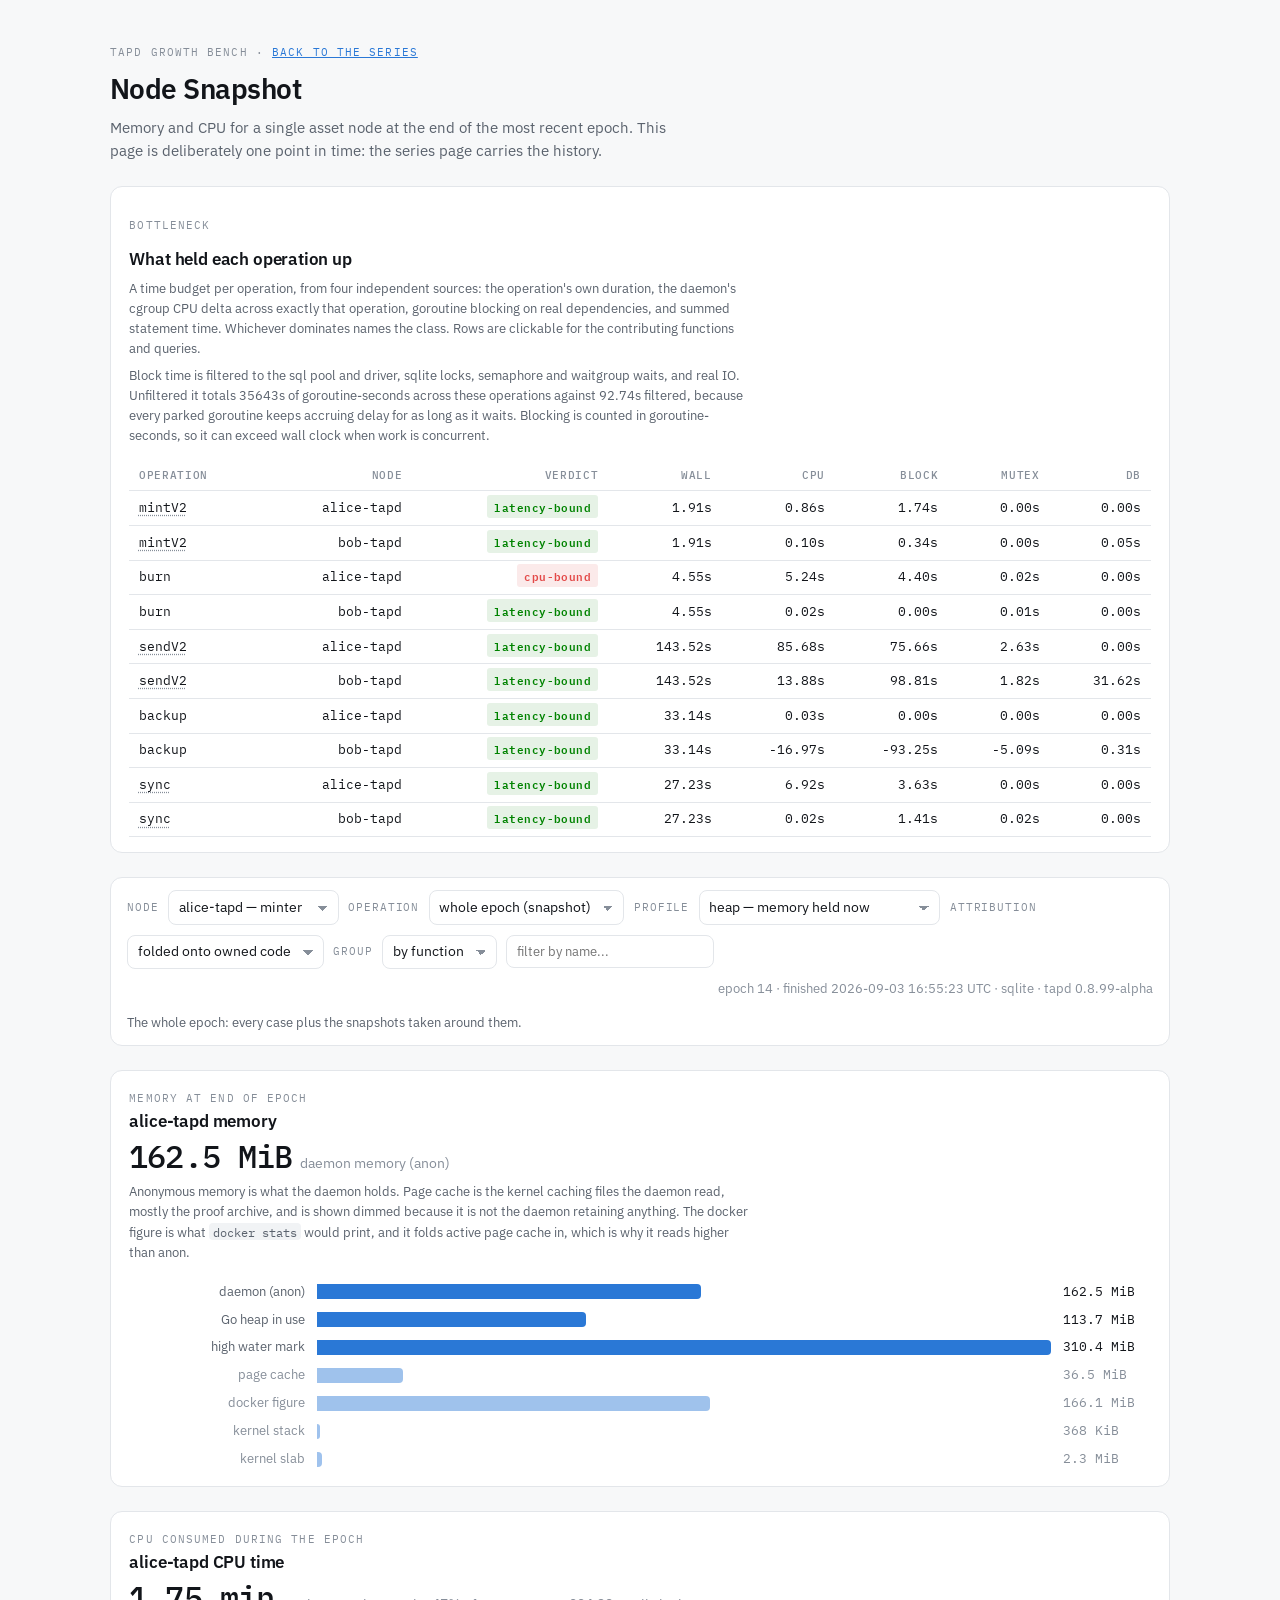
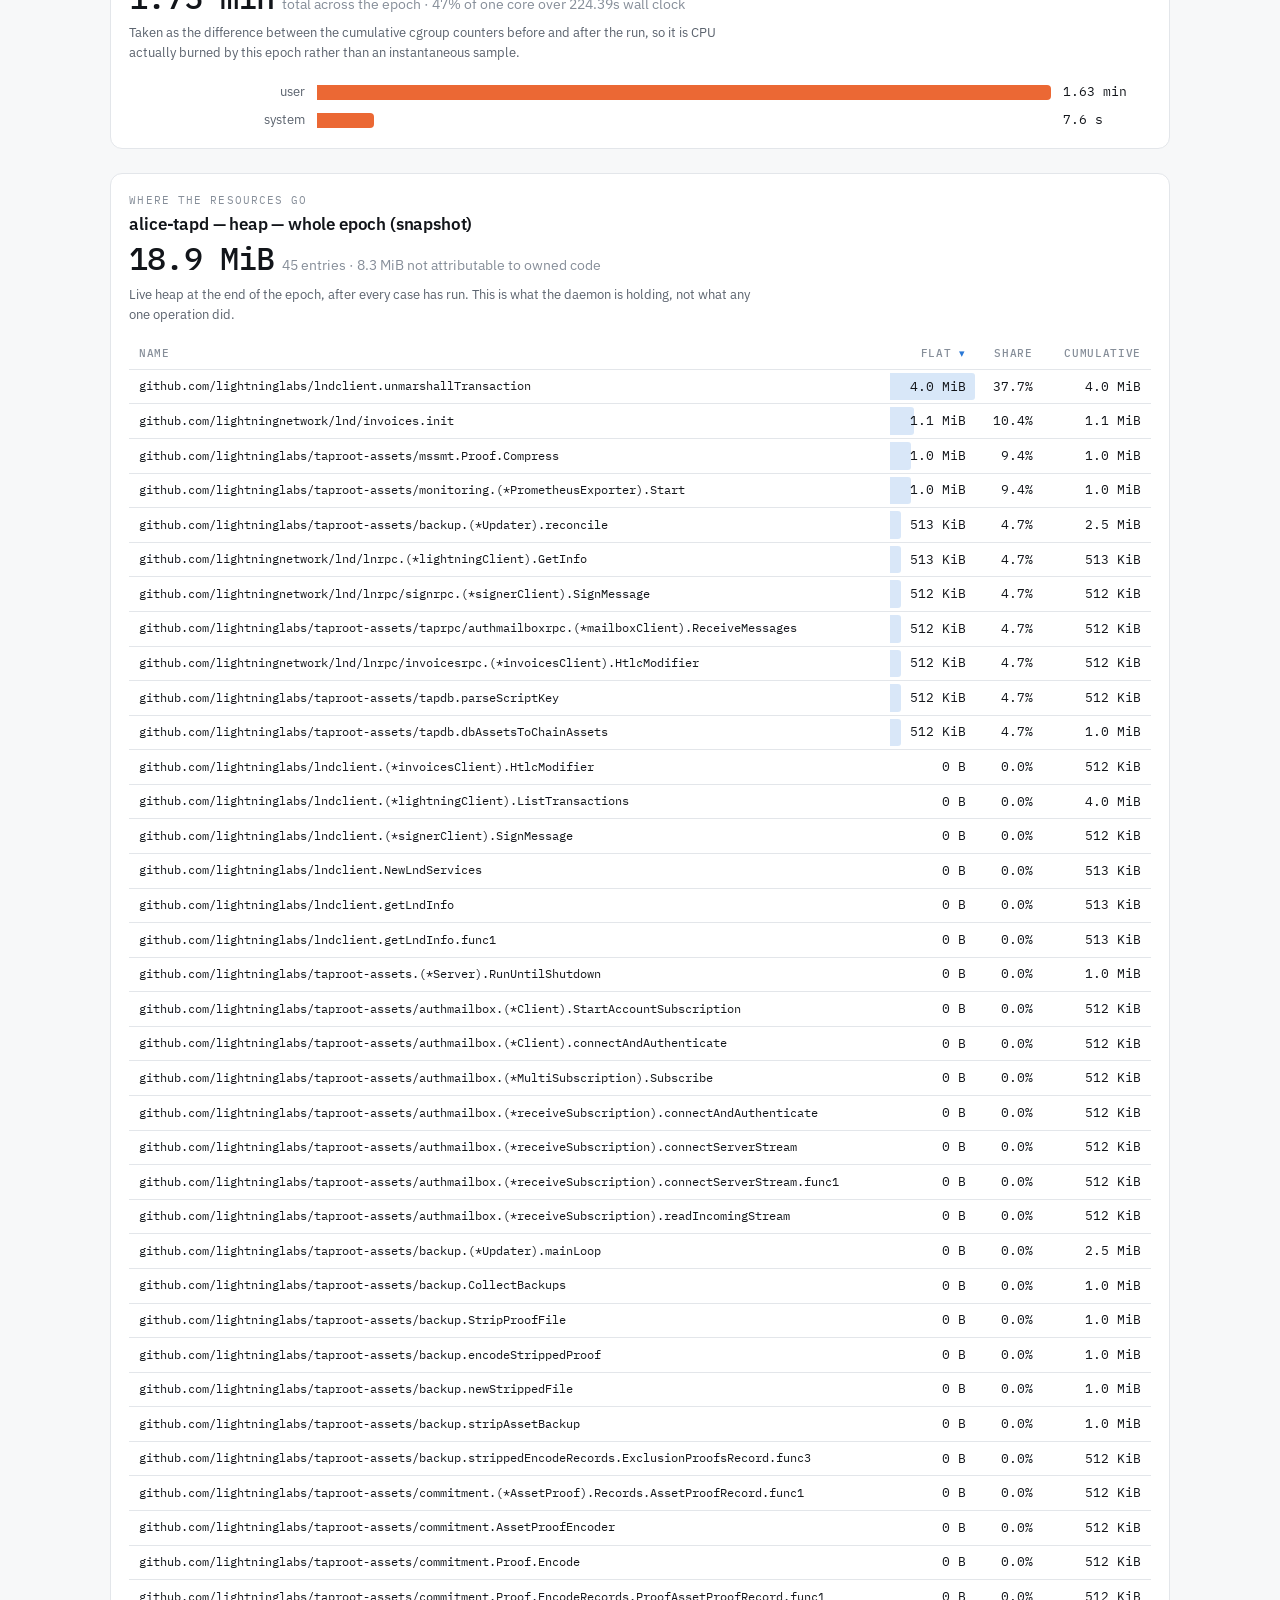
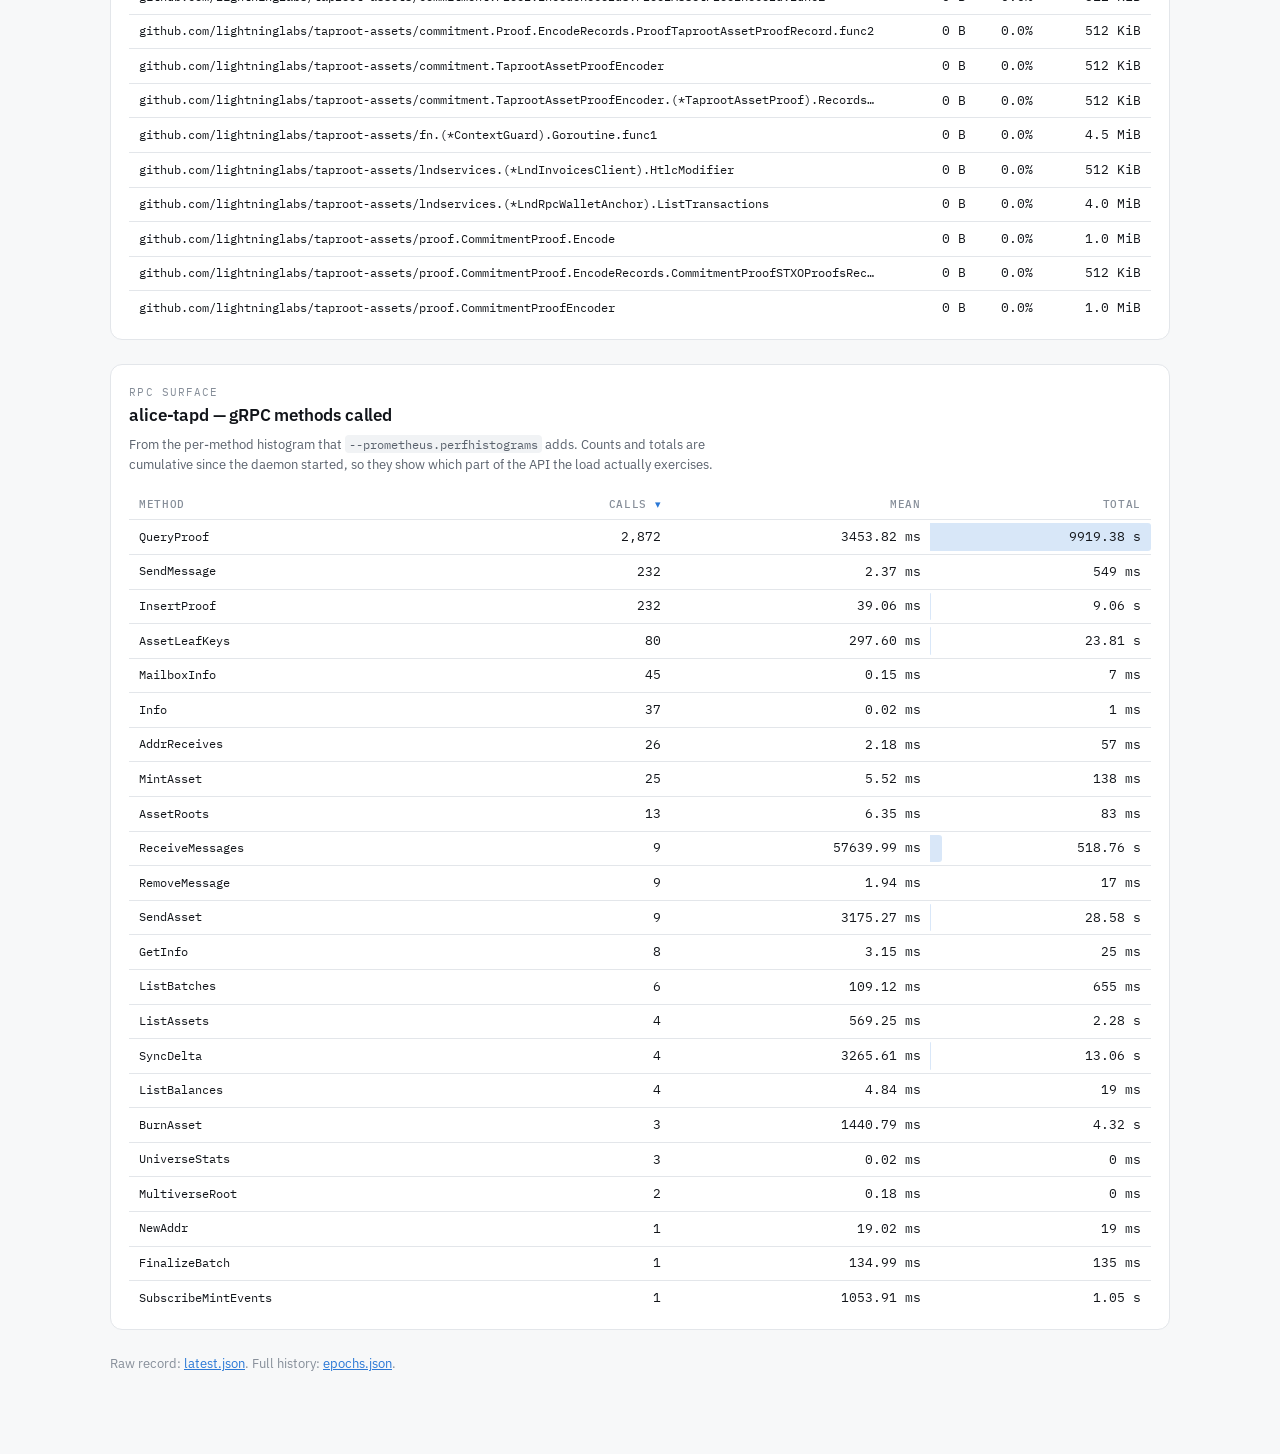
<file: docs/nodes.html>
<!doctype html>
<html lang="en">
<head>
<meta charset="utf-8">
<meta name="viewport" content="width=device-width, initial-scale=1">
<title>Node Snapshot</title>
<link rel="preconnect" href="https://fonts.googleapis.com">
<link rel="preconnect" href="https://fonts.gstatic.com" crossorigin>
<link rel="stylesheet" href="https://fonts.googleapis.com/css2?family=IBM+Plex+Sans:wght@400;500;600&family=IBM+Plex+Mono:wght@400;500;600&display=swap">
<link rel="stylesheet" href="tokens.css">
<style>
  /* Page-specific: the control row and the bar form. Everything else comes
     from tokens.css, which is generated from the series page. */
  .controls {
    display: flex; align-items: center; gap: .6rem; flex-wrap: wrap;
    padding: .8rem 1rem; background: var(--surface);
    border: 1px solid var(--hairline); border-radius: 12px;
  }
  .controls label {
    font-family: "IBM Plex Mono", monospace; font-size: .6875rem;
    letter-spacing: .08em; text-transform: uppercase; color: var(--ink-3);
  }
  select {
    font: inherit; font-size: .875rem; color: var(--ink);
    background: var(--surface); border: 1px solid var(--hairline);
    border-radius: 8px; padding: .34rem 2rem .34rem .6rem; cursor: pointer;
    appearance: none;
    background-image: linear-gradient(45deg, transparent 50%, var(--ink-3) 50%),
                      linear-gradient(135deg, var(--ink-3) 50%, transparent 50%);
    background-position: calc(100% - 15px) 52%, calc(100% - 10px) 52%;
    background-size: 5px 5px, 5px 5px;
    background-repeat: no-repeat;
  }
  select:focus-visible { outline: 2px solid var(--accent); outline-offset: 2px; }
  .controls .ctx { margin-left: auto; font-size: .8125rem; color: var(--ink-3); }

  .hero { display: flex; align-items: baseline; gap: .5rem; margin: .2rem 0 .1rem; }
  .hero .n {
    font-family: "IBM Plex Mono", monospace; font-variant-numeric: tabular-nums;
    font-size: 2rem; font-weight: 500; letter-spacing: -.03em; line-height: 1;
  }
  .hero .u { font-size: .875rem; color: var(--ink-3); }

  .bars { display: flex; flex-direction: column; gap: 2px; margin-top: .9rem; }
  .bar { display: grid; grid-template-columns: 11rem 1fr auto; gap: .7rem;
         align-items: center; padding: .18rem 0; border-radius: 6px; }
  .bar:hover, .bar:focus-visible { background: var(--sunken); outline: none; }
  .bar .lbl { font-size: .8125rem; color: var(--ink-2); text-align: right; }
  .bar .track { position: relative; height: 15px; }
  .bar .fill {
    position: absolute; left: 0; top: 0; height: 100%;
    border-radius: 0 4px 4px 0; min-width: 2px;
  }
  .bar .val {
    font-family: "IBM Plex Mono", monospace; font-variant-numeric: tabular-nums;
    font-size: .8125rem; color: var(--ink); min-width: 5.5rem;
  }
  .bar.muted .fill { opacity: .45; }
  .bar.muted .lbl, .bar.muted .val { color: var(--ink-3); }

  input[type="search"] {
    font: inherit; font-size: .8125rem; color: var(--ink);
    background: var(--surface); border: 1px solid var(--hairline);
    border-radius: 8px; padding: .34rem .6rem; min-width: 13rem;
  }
  input[type="search"]:focus-visible { outline: 2px solid var(--accent); outline-offset: 2px; }

  /* Sortable headers. The sorted column is marked with a caret rather than
     colour alone. */
  th[data-sort] { cursor: pointer; user-select: none; }
  th[data-sort]:hover { color: var(--ink); }
  th.sorted::after { content: " \25BE"; color: var(--accent); }
  th.sorted.asc::after { content: " \25B4"; }

  /* Magnitude is drawn behind the value, so the table reads as a chart without
     needing a separate one. */
  td.mag { position: relative; }
  td.mag .b {
    position: absolute; left: 0; top: 3px; bottom: 3px;
    background: var(--series-1); opacity: .18; border-radius: 0 3px 3px 0;
  }
  td.mag span { position: relative; }
  td.neg .b { background: var(--good); }
  td.pos .b { background: var(--crit); }
  td.name { max-width: 42rem; overflow: hidden; text-overflow: ellipsis;
            font-size: .75rem; }
  tr.has-stack { cursor: pointer; }
  tr.stack td {
    font-size: .6875rem; color: var(--ink-3); white-space: pre-wrap;
    padding-top: 0; padding-bottom: .5rem;
  }

  /* Verdict pills. A named bottleneck class is a finding, so it reads as one;
     latency-bound is the benign case where no subsystem is the culprit. */
  #op-what { flex-basis: 100%; margin: .25rem 0 0; }
  .verdict { font-family: "IBM Plex Mono", ui-monospace, monospace;
    font-size: .6875rem; font-weight: 600; letter-spacing: .04em;
    padding: .125rem .4375rem; border-radius: 3px;
    background: var(--sunken); color: var(--ink-2); white-space: nowrap; }
  .verdict.cpu-bound, .verdict.db-bound, .verdict.lock-bound,
  .verdict.blocking-bound { background: var(--crit-bg); color: var(--crit); }
  .verdict.latency-bound { background: var(--good-bg); color: var(--good); }
  #bn-tbl tbody tr { cursor: pointer; }
  #bn-tbl tbody tr.open { background: var(--sunken); }
  tr.bn-detail > td { padding: 0 .625rem .75rem; }
  tr.bn-detail .cols { display: grid; gap: 1.125rem;
    grid-template-columns: repeat(auto-fit, minmax(14rem, 1fr)); }
  tr.bn-detail h4 { margin: 0 0 .25rem; font-size: .6875rem;
    letter-spacing: .06em; text-transform: uppercase; color: var(--ink-3); }
  tr.bn-detail ol { margin: 0; padding-left: 1.125rem; font-size: .75rem;
    color: var(--ink-2); }
  tr.bn-detail code { font-family: "IBM Plex Mono", ui-monospace, monospace;
    font-size: .6875rem; overflow-wrap: anywhere; }
</style>
</head>
<body>
<div class="wrap">
  <header>
    <span class="eyebrow">tapd Growth Bench &middot; <a href="./">back to the series</a></span>
    <h1>Node Snapshot</h1>
    <p class="lede">Memory and CPU for a single asset node at the end of the most
      recent epoch. This page is deliberately one point in time: the series page
      carries the history.</p>
  </header>

  <section class="card" id="bn-card" hidden>
    <p class="eyebrow">Bottleneck</p>
    <h2>What held each operation up</h2>
    <p class="note">A time budget per operation, from four independent sources:
      the operation's own duration, the daemon's cgroup CPU delta across
      exactly that operation, goroutine blocking on real dependencies, and
      summed statement time. Whichever dominates names the class. Rows are
      clickable for the contributing functions and queries.</p>
    <p class="note" id="bn-caveat"></p>
    <div class="scroll"><table id="bn-tbl"><thead><tr>
      <th>operation</th><th>node</th><th>verdict</th>
      <th class="num">wall</th><th class="num">cpu</th><th class="num">block</th>
      <th class="num">mutex</th><th class="num">db</th>
    </tr></thead><tbody></tbody></table></div>
  </section>

  <section class="controls">
    <label for="node">Node</label>
    <select id="node">
      <option value="alice-tapd">alice-tapd &mdash; minter</option>
      <option value="bob-tapd">bob-tapd &mdash; receiver</option>
    </select>
    <label for="op">Operation</label>
    <select id="op">
      <option value="epoch">whole epoch (snapshot)</option>
      <option value="mintV2">mint</option>
      <option value="sendV2">send</option>
      <option value="sync">sync</option>
      <option value="growth">across epochs</option>
    </select>
    <label for="prof">Profile</label>
    <select id="prof">
      <option value="heap">heap &mdash; memory held now</option>
      <option value="allocs">allocs &mdash; memory ever allocated</option>
      <option value="goroutine">goroutines</option>
    </select>
    <label for="attr">Attribution</label>
    <select id="attr">
      <option value="folded">folded onto owned code</option>
      <option value="raw">raw, by leaf function</option>
    </select>
    <label for="grp">Group</label>
    <select id="grp">
      <option value="fn">by function</option>
      <option value="pkg">by package</option>
    </select>
    <input id="filter" type="search" placeholder="filter by name..." autocomplete="off">
    <span class="ctx" id="ctx"></span>
    <p class="note" id="op-what"></p>
  </section>

  <section class="card">
    <span class="eyebrow">Memory at end of epoch</span>
    <h2 id="mem-h">Resident memory</h2>
    <div class="hero"><span class="n" id="mem-hero">&mdash;</span><span class="u">daemon memory (anon)</span></div>
    <p class="note">Anonymous memory is what the daemon holds. Page cache is the
      kernel caching files the daemon read, mostly the proof archive, and is shown
      dimmed because it is not the daemon retaining anything. The docker figure is
      what <code>docker stats</code> would print, and it folds active page cache in,
      which is why it reads higher than anon.</p>
    <div class="bars" id="mem-bars"></div>
  </section>

  <section class="card">
    <span class="eyebrow">CPU consumed during the epoch</span>
    <h2 id="cpu-h">CPU time</h2>
    <div class="hero"><span class="n" id="cpu-hero">&mdash;</span><span class="u" id="cpu-sub">total across the epoch</span></div>
    <p class="note">Taken as the difference between the cumulative cgroup counters
      before and after the run, so it is CPU actually burned by this epoch rather
      than an instantaneous sample.</p>
    <div class="bars" id="cpu-bars"></div>
  </section>

  <section class="card">
    <span class="eyebrow">Where the resources go</span>
    <h2 id="prof-h">Profile</h2>
    <div class="hero"><span class="n" id="prof-hero">&mdash;</span><span class="u" id="prof-sub"></span></div>
    <p class="note" id="prof-note"></p>
    <div class="scroll"><table id="prof-tbl"><thead><tr>
      <th data-sort="name">name</th>
      <th data-sort="flat" class="sorted">flat</th>
      <th>share</th>
      <th data-sort="cum">cumulative</th>
    </tr></thead><tbody></tbody></table></div>
    <p class="note" id="prof-empty" hidden></p>
  </section>

  <section class="card">
    <span class="eyebrow">RPC surface</span>
    <h2 id="grpc-h">gRPC methods called</h2>
    <p class="note">From the per-method histogram that <code>--prometheus.perfhistograms</code>
      adds. Counts and totals are cumulative since the daemon started, so they show
      which part of the API the load actually exercises.</p>
    <div class="scroll"><table id="grpc-tbl"><thead><tr>
      <th data-sort="name">method</th>
      <th data-sort="calls" class="sorted">calls</th>
      <th data-sort="mean">mean</th>
      <th data-sort="total">total</th>
    </tr></thead><tbody></tbody></table></div>
  </section>

  <footer id="footer"></footer>
</div>

<script>
const fmtBytes = b => {
  const s = b < 0 ? '−' : '';
  b = Math.abs(b);
  if (b >= 1073741824) return s + (b / 1073741824).toFixed(2) + ' GiB';
  if (b >= 1048576) return s + (b / 1048576).toFixed(1) + ' MiB';
  if (b >= 1024) return s + (b / 1024).toFixed(0) + ' KiB';
  return s + b + ' B';
};
const fmtSecs = us => {
  const s = us / 1e6;
  return s >= 60 ? (s / 60).toFixed(2) + ' min' : s.toFixed(1) + ' s';
};

// Bars, not lines: one moment in time is a magnitude comparison. Values are
// labelled directly so nothing depends on hovering, and each bar is its own hit
// target rather than sharing a crosshair.
function drawBars(host, rows, fmt, color) {
  host.textContent = '';
  const max = Math.max(...rows.map(r => r.value), 1);
  for (const r of rows) {
    const el = document.createElement('div');
    el.className = 'bar' + (r.muted ? ' muted' : '');
    el.tabIndex = 0;

    const lbl = document.createElement('div');
    lbl.className = 'lbl';
    lbl.textContent = r.label;

    const track = document.createElement('div');
    track.className = 'track';
    const fill = document.createElement('div');
    fill.className = 'fill';
    fill.style.width = Math.max(0.4, (r.value / max) * 100) + '%';
    fill.style.background = color;
    track.append(fill);

    const val = document.createElement('div');
    val.className = 'val';
    val.textContent = fmt(r.value);

    el.append(lbl, track, val);
    if (r.note) el.title = r.note;
    host.append(el);
  }
}

let LATEST = null;

let PROFILES = null;
const sortState = { prof: { key: 'flat', asc: false }, grpc: { key: 'calls', asc: false } };

const fmtCount = n => n.toLocaleString('en-US');

// One renderer for both tables: they differ only in their columns.
function renderTable(tblId, rows, cols, state) {
  const tbl = document.getElementById(tblId);
  const tbody = tbl.querySelector('tbody');
  tbody.textContent = '';
  tbl.querySelectorAll('th[data-sort]').forEach(th => {
    th.classList.toggle('sorted', th.dataset.sort === state.key);
    th.classList.toggle('asc', th.dataset.sort === state.key && state.asc);
  });

  const dir = state.asc ? 1 : -1;
  rows = rows.slice().sort((a, b) => {
    const k = state.key;
    if (k === 'name') return dir * String(a.name).localeCompare(String(b.name));
    return dir * ((a[k] || 0) - (b[k] || 0));
  });

  const max = Math.max(...rows.map(r => Math.abs(r[cols.magKey] || 0)), 1);
  for (const r of rows) {
    const tr = document.createElement('tr');
    if (r.stack && r.stack.length) tr.className = 'has-stack';

    const name = document.createElement('td');
    name.className = 'name';
    // Names come from a binary and are not markup; insert as text.
    name.textContent = r.name;
    name.title = r.name;
    tr.append(name);

    for (const c of cols.cells) {
      const td = document.createElement('td');
      if (c.mag) {
        td.className = 'mag' + (r[c.key] < 0 ? ' neg' : (cols.signed ? ' pos' : ''));
        const b = document.createElement('div');
        b.className = 'b';
        b.style.width = (Math.abs(r[c.key] || 0) / max * 100).toFixed(1) + '%';
        td.append(b);
        const sp = document.createElement('span');
        sp.textContent = c.fmt(r[c.key]);
        td.append(sp);
      } else {
        td.textContent = c.fmt(r[c.key], r);
      }
      tr.append(td);
    }
    tbody.append(tr);

    if (r.stack && r.stack.length) {
      const sr = document.createElement('tr');
      sr.className = 'stack';
      sr.hidden = true;
      const td = document.createElement('td');
      td.colSpan = 1 + cols.cells.length;
      td.textContent = r.stack.join('\n');
      sr.append(td);
      tbody.append(sr);
      tr.addEventListener('click', () => { sr.hidden = !sr.hidden; });
    }
  }
  return rows.length;
}

function renderProfile() {
  const node = document.getElementById('node').value;
  const op = document.getElementById('op').value;
  const kind = document.getElementById('prof').value;
  const attr = document.getElementById('attr').value;
  const group = document.getElementById('grp').value;
  const q = document.getElementById('filter').value.trim().toLowerCase();
  const empty = document.getElementById('prof-empty');
  const tbody = document.getElementById('prof-tbl').querySelector('tbody');

  const opLabel = document.getElementById('op').selectedOptions[0].textContent;
  document.getElementById('prof-h').textContent =
    node + ' \u2014 ' + kind + ' \u2014 ' + opLabel;

  // Say what the selected operation is, in place. A select option cannot carry
  // a tooltip that browsers actually render, so this states it outright.
  document.getElementById('op-what').textContent =
    CASE_WHAT[op] || (op === 'epoch'
      ? 'The whole epoch: every case plus the snapshots taken around them.'
      : op === 'growth'
      ? 'Difference between this epoch and the first epoch captured, so what '
        + 'has accumulated rather than what one run did.'
      : '');

  const show = (msg) => {
    tbody.textContent = '';
    document.getElementById('prof-hero').textContent = 'n/a';
    document.getElementById('prof-sub').textContent = '';
    empty.hidden = false;
    empty.textContent = msg;
  };

  if (!PROFILES) return show('No profile data published yet.');
  const n = PROFILES.nodes[node];
  if (!n) return show('No profiles captured for this node.');

  // Where the numbers come from depends on the operation: a snapshot for the
  // whole epoch, a pre/post difference for one case, and an epoch-boundary
  // difference for growth.
  let src, note, signed = false;
  if (op === 'epoch') {
    src = (n.snapshot || {})[kind];
    note = {
      heap: 'Live heap at the end of the epoch, after every case has run. This is ' +
            'what the daemon is holding, not what any one operation did.',
      allocs: 'Every allocation since the daemon started, so this is lifetime churn ' +
              'across all epochs, not this epoch alone. Pick an operation to scope it.',
      goroutine: 'Goroutines at the end of the epoch, grouped by the frame that ' +
                 'identifies them. Click a row for its stack.',
    }[kind];
  } else if (op === 'growth') {
    src = (n.growth || {})[kind];
    signed = true;
    note = 'Difference between the epoch-boundary profiles of epoch ' +
      PROFILES.baseline_epoch + ' and epoch ' + PROFILES.epoch +
      '. Positive means the site is holding or allocating more than it was.';
  } else {
    const c = (n.cases || {})[op];
    src = c ? c[kind] : null;
    signed = true;
    note = 'Difference across a capture taken immediately before and after this ' +
      'case, so it is scoped to that operation. For allocs it is what the ' +
      'operation allocated; for heap it is what the operation left behind.';
    if (c && c.goroutine_delta !== undefined && kind === 'goroutine') {
      note = 'This case changed the goroutine count by ' +
        (c.goroutine_delta >= 0 ? '+' : '') + c.goroutine_delta +
        '. Per-stack differences are not kept for goroutines; use the whole-epoch ' +
        'snapshot for stacks.';
    }
  }
  document.getElementById('prof-note').textContent = note || '';

  if (!src) {
    if (op === 'growth') {
      return show('Growth needs epoch-boundary profiles from two epochs. ' +
        PROFILES.profiles_available + ' captured so far.');
    }
    if (op !== 'epoch' && kind === 'goroutine') {
      const d = ((n.cases || {})[op] || {}).goroutine_delta;
      return show(d === undefined
        ? 'No goroutine capture for this case yet.'
        : 'Goroutine count changed by ' + (d >= 0 ? '+' : '') + d +
          ' during this case. Switch to the whole-epoch snapshot for per-stack detail.');
    }
    return show('No ' + kind + ' profile for this selection. It is captured from the ' +
      'next epoch onward.');
  }

  const unit = src.unit;
  const fmt = unit === 'bytes' ? fmtBytes : fmtCount;
  let list = group === 'pkg' ? (src.packages || []) : (src[attr] || []);
  let rows = list.map(r => ({
    name: group === 'pkg' ? r.pkg : r.fn,
    flat: r.flat, cum: r.cum !== undefined ? r.cum : r.flat, stack: r.stack,
  }));
  if (q) rows = rows.filter(r => r.name.toLowerCase().includes(q));

  const total = rows.reduce((a, r) => a + Math.abs(r.flat), 0);
  document.getElementById('prof-hero').textContent =
    (signed && total > 0 ? '' : '') + (unit === 'bytes' ? fmt(src.total) : fmtCount(src.total));
  const bits = [rows.length + ' entries'];
  if (q) bits.push('matching "' + q + '"');
  // Folding leaves whatever has no owned caller unattributed. Say how much
  // rather than letting it vanish.
  if (attr === 'folded' && src.unattributed) {
    bits.push(fmt(src.unattributed) + ' not attributable to owned code');
  }
  document.getElementById('prof-sub').textContent = bits.join(' \u00b7 ');

  const count = renderTable('prof-tbl', rows, {
    magKey: 'flat', signed,
    cells: [
      { key: 'flat', mag: true, fmt: v => (signed && v > 0 ? '+' : '') + fmt(v) },
      { key: 'flat', fmt: v => total ? (Math.abs(v) / total * 100).toFixed(1) + '%' : '0%' },
      { key: 'cum', fmt: v => fmt(v) },
    ],
  }, sortState.prof);

  empty.hidden = count > 0;
  if (!count) {
    // A per-case profile that exists but totals zero is a real answer: the node
    // did no measurable work during that operation. Do not dress it up as
    // missing data.
    if (q) {
      empty.textContent = 'Nothing matches that filter.';
    } else if (src.total === 0) {
      empty.textContent = 'This node did no measurable ' + kind +
        ' work during ' + opLabel.replace(/ .*/, '') +
        '. The receiver is idle except during sends.';
    } else {
      empty.textContent = 'No rows for this view.';
    }
  }
}

function renderGrpc() {
  const node = document.getElementById('node').value;
  const q = document.getElementById('filter').value.trim().toLowerCase();
  const g = ((LATEST.after.tapd || {})[node] || {}).grpc || {};
  document.getElementById('grpc-h').textContent = node + ' \u2014 gRPC methods called';
  let rows = Object.entries(g).map(([m, v]) => ({
    name: m, calls: v.calls, mean: v.mean_ms, total: v.total_s,
  }));
  if (q) rows = rows.filter(r => r.name.toLowerCase().includes(q));
  renderTable('grpc-tbl', rows, {
    magKey: 'total',
    cells: [
      { key: 'calls', fmt: v => fmtCount(v) },
      { key: 'mean', fmt: v => v.toFixed(2) + ' ms' },
      { key: 'total', mag: true, fmt: v => v < 1 ? (v * 1000).toFixed(0) + ' ms' : v.toFixed(2) + ' s' },
    ],
  }, sortState.grpc);
}

function wireSorting() {
  for (const [tblId, key] of [['prof-tbl', 'prof'], ['grpc-tbl', 'grpc']]) {
    document.getElementById(tblId).querySelectorAll('th[data-sort]').forEach(th => {
      th.addEventListener('click', () => {
        const st = sortState[key];
        if (st.key === th.dataset.sort) st.asc = !st.asc;
        else { st.key = th.dataset.sort; st.asc = false; }
        key === 'prof' ? renderProfile() : renderGrpc();
      });
    });
  }
}


function render(node) {
  const d = LATEST;
  const c = (d.after.containers || {})[node] || {};
  const t = (d.after.tapd || {})[node] || {};
  const cpu = ((d.delta || {}).containers || {})[node] || {};

  document.getElementById('ctx').textContent =
    `epoch ${d.epoch} · finished ${d.finished_at.replace('T', ' ').replace('Z', ' UTC')}` +
    ` · ${t.backend || '?'} · tapd ${(d.versions.tapd || '').split(' ')[0]}`;

  document.getElementById('mem-h').textContent = node + ' memory';
  document.getElementById('cpu-h').textContent = node + ' CPU time';

  const anon = c.anon_bytes;
  document.getElementById('mem-hero').textContent =
    anon === undefined ? 'not recorded' : fmtBytes(anon);

  const memRows = [
    { label: 'daemon (anon)', value: c.anon_bytes || 0,
      note: 'anonymous memory: what the process actually holds' },
    { label: 'Go heap in use', value: t.heap_bytes || 0,
      note: 'go_memstats_heap_inuse_bytes, a subset of anon' },
    { label: 'high water mark', value: c.mem_peak_bytes || 0,
      note: 'memory.peak, cumulative since the container started' },
    { label: 'page cache', value: c.file_bytes || 0, muted: true,
      note: 'kernel cache of files read, not daemon memory' },
    { label: 'docker figure', value: c.mem_bytes || 0, muted: true,
      note: 'memory.current less inactive page cache, as docker stats reports' },
    { label: 'kernel stack', value: c.kernel_stack_bytes || 0, muted: true },
    { label: 'kernel slab', value: c.slab_bytes || 0, muted: true },
  ].filter(r => r.value > 0);
  drawBars(document.getElementById('mem-bars'), memRows, fmtBytes, 'var(--series-1)');

  const total = cpu.cpu_usec;
  document.getElementById('cpu-hero').textContent =
    total === undefined ? 'not recorded' : fmtSecs(total);
  const wall = d.duration_s;
  document.getElementById('cpu-sub').textContent = total === undefined
    ? 'total across the epoch'
    : `total across the epoch · ${((total / 1e6) / wall * 100).toFixed(0)}% of one core over ${wall}s wall clock`;

  const cpuRows = [
    { label: 'user', value: cpu.cpu_user_usec || 0,
      note: 'time in the daemon itself' },
    { label: 'system', value: cpu.cpu_system_usec || 0,
      note: 'time in kernel calls on behalf of the daemon' },
  ].filter(r => r.value > 0);
  drawBars(document.getElementById('cpu-bars'), cpuRows, fmtSecs, 'var(--series-2)');

  document.getElementById('footer').innerHTML =
    'Raw record: <a href="latest.json">latest.json</a>. Full history: ' +
    '<a href="epochs.json">epochs.json</a>.';
}

const sel = document.getElementById('node');
// Remember the choice so a reload does not snap back to the minter.
const saved = (() => { try { return localStorage.getItem('tapbench.node'); } catch { return null; } })();
if (saved && [...sel.options].some(o => o.value === saved)) sel.value = saved;
function renderAll() {
  render(sel.value);
  renderProfile();
  renderGrpc();
}

sel.addEventListener('change', () => {
  try { localStorage.setItem('tapbench.node', sel.value); } catch { /* private mode */ }
  renderAll();
});
for (const id of ['op', 'prof', 'attr', 'grp']) {
  document.getElementById(id).addEventListener('change', renderProfile);
}
let t;
document.getElementById('filter').addEventListener('input', () => {
  clearTimeout(t);
  t = setTimeout(() => { renderProfile(); renderGrpc(); }, 120);
});
wireSorting();

const CASE_WHAT = {
  mintV2: 'Time to mint one batch of 25 assets into a randomly chosen existing '
        + 'group, waiting for the batch to finalize on chain. Tops the minter '
        + 'back up to 5 groups first, and on the very first epoch only creates '
        + 'those 5 groups.',
  sendV2: 'Time for 10 sends of 1 asset, run one after another, not in '
        + 'parallel. Direction is drawn at random each time, and each send '
        + 'waits for the receiver to report the transfer confirmed and then '
        + 'completed, so chain confirmation and proof courier delivery are '
        + 'both inside the number.',
  sync:   'Time for 8 fresh universe clients to each full-sync the minter\'s '
        + 'universe. All 8 start at once and the clock runs until the last one '
        + 'finishes, so this is throughput under concurrent load rather than '
        + 'the cost of a single sync.',
};

function fmtS(v) {
  return (v === null || v === undefined) ? '\u2014' : v.toFixed(2) + 's';
}

function bnDetail(op) {
  const list = (title, rows, fmt) => rows && rows.length
    ? '<div><h4>' + title + '</h4><ol>' +
      rows.slice(0, 6).map(fmt).join('') + '</ol></div>'
    : '';
  return '<div class="cols">' +
    list('CPU by function', op.top.cpu,
      r => '<li><code>' + r.fn + '</code> &middot; ' +
           r.self_s.toFixed(2) + 's</li>') +
    list('CPU by package', op.top.cpu_packages,
      r => '<li><code>' + r.pkg + '</code> &middot; ' +
           r.self_s.toFixed(2) + 's</li>') +
    list('Blocked on', op.top.block,
      r => '<li><code>' + r.fn + '</code> &middot; ' +
           r.self_s.toFixed(2) + 's</li>') +
    list('Slowest queries', op.top.db,
      r => '<li>' + r.total_ms.toFixed(0) + 'ms over ' + r.calls +
           ' calls &middot; <code>' +
           r.query.replace(/^-- name: /, '') + '</code></li>') +
    '</div>';
}

function renderBottlenecks(b) {
  if (!b || !b.operations || !b.operations.length) return;
  document.getElementById('bn-card').hidden = false;
  // Raw block totals are dominated by idle parked goroutines, so the figure in
  // the table is filtered to real dependencies. Say so with both numbers, or
  // the filtered value reads as implausibly small next to the uptime.
  const raw = b.operations.reduce((a, o) => a + (o.budget.block_raw_s || 0), 0);
  const filt = b.operations.reduce((a, o) => a + (o.budget.block_s || 0), 0);
  document.getElementById('bn-caveat').textContent =
    'Block time is filtered to the sql pool and driver, sqlite locks, '
    + 'semaphore and waitgroup waits, and real IO. Unfiltered it totals '
    + raw.toFixed(0) + 's of goroutine-seconds across these operations against '
    + filt.toFixed(2) + 's filtered, because every parked goroutine keeps '
    + 'accruing delay for as long as it waits. Blocking is counted in '
    + 'goroutine-seconds, so it can exceed wall clock when work is concurrent.';

  const tb = document.querySelector('#bn-tbl tbody');
  tb.innerHTML = '';
  b.operations.forEach(op => {
    const tr = document.createElement('tr');
    const what = CASE_WHAT[op.case];
    const caseCell = what
      ? '<td class="explained" title="' + what + '">' + op.case + '</td>'
      : '<td>' + op.case + '</td>';
    tr.innerHTML = caseCell + '<td>' + op.node + '</td>'
      + '<td><span class="verdict ' + op.verdict + '">' + op.verdict
      + '</span></td>'
      + '<td class="num">' + fmtS(op.budget.wall_s) + '</td>'
      + '<td class="num">' + fmtS(op.budget.cpu_s) + '</td>'
      + '<td class="num">' + fmtS(op.budget.block_s) + '</td>'
      + '<td class="num">' + fmtS(op.budget.mutex_s) + '</td>'
      + '<td class="num">' + fmtS(op.budget.db_s) + '</td>';
    const det = document.createElement('tr');
    det.className = 'bn-detail';
    det.hidden = true;
    det.innerHTML = '<td colspan="8"><p class="note">' + op.why + '</p>'
      + bnDetail(op) + '</td>';
    tr.addEventListener('click', () => {
      det.hidden = !det.hidden;
      tr.classList.toggle('open', !det.hidden);
    });
    tb.appendChild(tr);
    tb.appendChild(det);
  });
}

Promise.all([
  fetch('latest.json').then(r => r.json()),
  fetch('profiles.json').then(r => r.ok ? r.json() : null).catch(() => null),
  fetch('bottlenecks.json').then(r => r.ok ? r.json() : null).catch(() => null),
]).then(([d, p, b]) => {
  LATEST = d;
  PROFILES = p;
  renderBottlenecks(b);
  renderAll();
}).catch(err => {
  document.getElementById('ctx').textContent = 'could not load latest.json: ' + err;
});
</script>
</body>
</html>
</file>
<file: docs/tokens.css>
/* Generated from index.html by bench/render.sh. Do not edit. */
/* Light palette is the complete set; the dark blocks below redefine only
     tokens, so nothing is ever defined solely behind a media query. */
  :root {
    color-scheme: light;
    --ground:   #f7f8f9;
    --surface:  #ffffff;
    --sunken:   #f1f3f5;
    --hairline: #e3e6ea;
    --grid:     #edf0f3;
    --ink:      #12151a;
    --ink-2:    #5a626d;
    --ink-3:    #868e99;
    --accent:   #2a78d6;
    --good:     #008300;
    --good-bg:  #e6f2e6;
    --crit:     #e34948;
    --crit-bg:  #fbeaea;
    --series-1: #2a78d6;
    --series-2: #eb6834;
    --series-3: #1baf7a;
  }
  @media (prefers-color-scheme: dark) {
    :root:not([data-theme="light"]) {
      color-scheme: dark;
      --ground:   #0f1216;
      --surface:  #171b21;
      --sunken:   #1d2229;
      --hairline: #262c34;
      --grid:     #222831;
      --ink:      #f2f4f7;
      --ink-2:    #a6aeb9;
      --ink-3:    #767e89;
      --accent:   #3987e5;
      --good:     #4caf50;
      --good-bg:  #16281a;
      --crit:     #e66767;
      --crit-bg:  #2b1a1a;
      --series-1: #3987e5;
      --series-2: #d95926;
      --series-3: #199e70;
    }
  }
  :root[data-theme="dark"] {
    color-scheme: dark;
    --ground:   #0f1216;
    --surface:  #171b21;
    --sunken:   #1d2229;
    --hairline: #262c34;
    --grid:     #222831;
    --ink:      #f2f4f7;
    --ink-2:    #a6aeb9;
    --ink-3:    #767e89;
    --accent:   #3987e5;
    --good:     #4caf50;
    --good-bg:  #16281a;
    --crit:     #e66767;
    --crit-bg:  #2b1a1a;
    --series-1: #3987e5;
    --series-2: #d95926;
    --series-3: #199e70;
  }

  *, *::before, *::after { box-sizing: border-box; }
  body {
    margin: 0;
    padding: 2.75rem 1.25rem 5rem;
    background: var(--ground);
    color: var(--ink);
    font-family: "IBM Plex Sans", ui-sans-serif, system-ui, -apple-system, "Segoe UI", sans-serif;
    font-size: 15px;
    line-height: 1.55;
    -webkit-font-smoothing: antialiased;
  }
  .wrap { max-width: 1060px; margin: 0 auto; display: flex; flex-direction: column; gap: 1.5rem; }

  /* Numbers are the content here, so every measured value is set in mono and
     tabular so columns line up. */
  .num { font-family: "IBM Plex Mono", ui-monospace, SFMono-Regular, Menlo, monospace;
         font-variant-numeric: tabular-nums; }

  .eyebrow {
    font-family: "IBM Plex Mono", ui-monospace, monospace;
    font-size: .6875rem; letter-spacing: .1em; text-transform: uppercase;
    color: var(--ink-3);
  }
  header { display: flex; flex-direction: column; gap: .35rem; }
  h1 { font-size: 1.75rem; font-weight: 600; letter-spacing: -.018em; margin: 0;
       text-wrap: balance; }
  .lede { color: var(--ink-2); margin: 0; max-width: 62ch; }
  .meta { display: flex; flex-wrap: wrap; gap: .4rem .5rem; align-items: center;
          margin-top: .5rem; }

  .chip {
    display: inline-flex; align-items: center; gap: .4rem;
    border: 1px solid var(--hairline); border-radius: 999px;
    padding: .17rem .6rem; font-size: .75rem; color: var(--ink-2);
    background: var(--surface);
  }
  .chip.ok   { color: var(--good); background: var(--good-bg); border-color: transparent; }
  .chip.bad  { color: var(--crit); background: var(--crit-bg); border-color: transparent; }
  .chip .dot { width: 6px; height: 6px; border-radius: 50%; background: currentColor; flex: none; }

  .readout {
    display: grid; gap: 1px; background: var(--hairline);
    border: 1px solid var(--hairline); border-radius: 12px; overflow: hidden;
    grid-template-columns: repeat(auto-fit, minmax(158px, 1fr));
  }
  .cell { background: var(--surface); padding: .9rem 1rem 1rem; }
  .cell .k { font-family: "IBM Plex Mono", monospace; font-size: .6875rem;
             letter-spacing: .08em; text-transform: uppercase; color: var(--ink-3); }
  .cell .v { font-size: 1.55rem; font-weight: 500; line-height: 1.2; margin-top: .3rem;
             font-family: "IBM Plex Mono", ui-monospace, monospace;
             font-variant-numeric: tabular-nums; letter-spacing: -.02em; }
  .cell .d { font-size: .75rem; color: var(--ink-3); margin-top: .2rem; line-height: 1.4; }

  .card {
    background: var(--surface); border: 1px solid var(--hairline);
    border-radius: 12px; padding: 1.15rem 1.15rem .9rem;
    display: flex; flex-direction: column; gap: .1rem;
  }
  .card h2 { font-size: 1.0625rem; font-weight: 600; margin: 0; letter-spacing: -.01em; }
  .note { color: var(--ink-2); font-size: .8125rem; margin: .3rem 0 0; max-width: 78ch; }
  .warn { color: var(--crit); font-size: .8125rem; margin: .4rem 0 0; }
  code { font-family: "IBM Plex Mono", monospace; font-size: .95em;
         background: var(--sunken); padding: .05em .3em; border-radius: 4px; }

  .explained { text-decoration: underline dotted var(--ink-3);
    text-underline-offset: 3px; cursor: help; }
  .legend { display: flex; flex-wrap: wrap; gap: .9rem; margin: .75rem 0 .1rem; }
  .legend span { display: inline-flex; align-items: center; gap: .4rem;
                 font-size: .8125rem; color: var(--ink-2); }
  .swatch { width: 10px; height: 10px; border-radius: 3px; flex: none; }

  .plot { position: relative; width: 100%; }
  svg { display: block; width: 100%; height: auto; }
  .tip {
    position: absolute; pointer-events: none; opacity: 0; transition: opacity .08s linear;
    background: var(--surface); border: 1px solid var(--hairline); border-radius: 8px;
    padding: .5rem .6rem; font-size: .8125rem;
    box-shadow: 0 6px 18px rgb(18 21 26 / 14%); white-space: nowrap; z-index: 5;
  }
  .tip .hd { font-family: "IBM Plex Mono", monospace; font-size: .6875rem;
             letter-spacing: .08em; text-transform: uppercase;
             color: var(--ink-3); margin-bottom: .3rem; }
  .tip .row { display: flex; align-items: center; gap: .4rem; color: var(--ink-2); }
  .tip .row b { color: var(--ink); font-weight: 500;
                font-family: "IBM Plex Mono", monospace; font-variant-numeric: tabular-nums; }

  /* One-off experiment: marked out from the standing series so nobody mistakes
     it for part of the history. */
  .oneoff { border-left: 3px solid var(--accent); }
  .oneoff .tag {
    display: inline-block; font-family: "IBM Plex Mono", monospace;
    font-size: .625rem; letter-spacing: .1em; text-transform: uppercase;
    color: var(--surface); background: var(--accent);
    padding: .1rem .4rem; border-radius: 4px; margin-bottom: .4rem;
  }
  .oneoff h2 { font-size: 1.125rem; }
  .oneoff .cav {
    font-size: .8125rem; color: var(--ink-2); margin: .55rem 0 0;
    padding-top: .55rem; border-top: 1px solid var(--hairline);
  }
  .oneoff table { margin-top: .7rem; width: auto; }
  .oneoff th, .oneoff td { padding: .3rem .8rem .3rem 0; border-bottom: none; }

  .scroll { overflow-x: auto; margin-top: .75rem; }
  table { border-collapse: collapse; width: 100%; font-size: .8125rem; }
  th, td { text-align: right; padding: .42rem .6rem; white-space: nowrap;
           border-bottom: 1px solid var(--hairline); }
  td { font-family: "IBM Plex Mono", ui-monospace, monospace; font-variant-numeric: tabular-nums; }
  th { font-family: "IBM Plex Mono", monospace; font-size: .6875rem; font-weight: 500;
       letter-spacing: .06em; text-transform: uppercase; color: var(--ink-3);
       position: sticky; top: 0; background: var(--surface); }
  th:first-child, td:first-child { text-align: left; }
  tbody tr:last-child td { border-bottom: none; }

  /* Status is a pill, so it never rests on color alone. */
  .pill { display: inline-block; border-radius: 999px; padding: .05rem .45rem;
          font-size: .75rem; font-weight: 500; }
  .pill.ok  { color: var(--good); background: var(--good-bg); }
  .pill.bad { color: var(--crit); background: var(--crit-bg); }

  details > summary {
    cursor: pointer; color: var(--ink-2); font-size: .875rem;
    padding: .1rem 0; border-radius: 4px;
  }
  details > summary:focus-visible,
  a:focus-visible { outline: 2px solid var(--accent); outline-offset: 2px; }
  footer { color: var(--ink-3); font-size: .8125rem; }
  a { color: var(--accent); }
  @media (prefers-reduced-motion: reduce) { * { transition: none !important; } }
</file>
